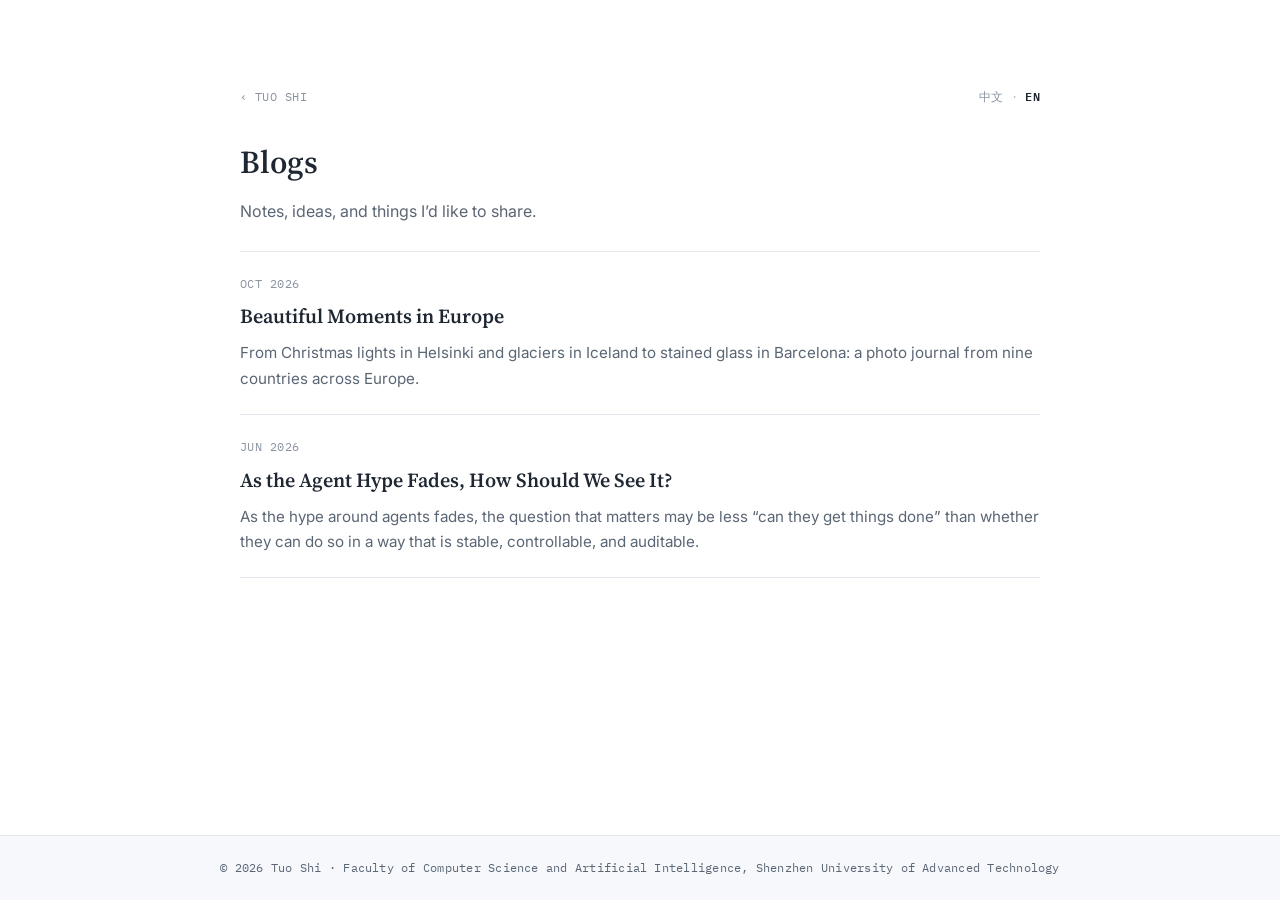
<file: blog-en.html>
<!doctype html>
<html lang="en">
<head>
    <meta charset="utf-8">
    <meta name="viewport" content="width=device-width, initial-scale=1.0">
    <title>Tuo Shi &ndash; Blog</title>
    <link rel="icon" type="image/svg+xml" href="img/favicon.svg">
    <link rel="preconnect" href="https://fonts.googleapis.com">
    <link rel="preconnect" href="https://fonts.gstatic.com" crossorigin>
    <link href="https://fonts.googleapis.com/css2?family=Inter:wght@400;500;600;700&family=Source+Serif+4:opsz,wght@8..60,400;8..60,500;8..60,600;8..60,700&family=IBM+Plex+Mono:wght@400;500;600&display=swap" rel="stylesheet">
    <link rel="stylesheet" href="style.css?v=1">
</head>
<body>

<main class="wrap">
    <div class="blog-index">
        <header class="blog-head">
            <div class="article-top">
                <a class="back-link" href="index.html">&lsaquo;&nbsp;Tuo Shi</a>
                <nav class="lang-switch">
                    <a href="blog.html">中文</a><span class="lang-sep">·</span><span class="lang-current">EN</span>
                </nav>
            </div>
            <h1 class="blog-title">Blogs</h1>
            <p class="blog-lead">Notes, ideas, and things I&rsquo;d like to share.</p>
        </header>

        <!-- Newest first. To add a post: copy posts/_template.html, fill it in,
             and add one <li class="post-item"> below pointing to it. -->
        <ul class="post-list">
            <li class="post-item">
                <span class="post-date">Oct 2026</span>
                <a class="post-title" href="posts/beautiful-moments-in-europe.html">Beautiful Moments in Europe</a>
                <p class="post-summary">From Christmas lights in Helsinki and glaciers in Iceland to stained glass in Barcelona: a photo journal from nine countries across Europe.</p>
            </li>
            <li class="post-item">
                <span class="post-date">Jun 2026</span>
                <a class="post-title" href="posts/agent-after-the-hype-en.html">As the Agent Hype Fades, How Should We See It?</a>
                <p class="post-summary">As the hype around agents fades, the question that matters may be less &ldquo;can they get things done&rdquo; than whether they can do so in a way that is stable, controllable, and auditable.</p>
            </li>
        </ul>
    </div>
</main>

<footer class="footer">
    &copy; <span id="year"></span> Tuo Shi &middot; Faculty of Computer Science and Artificial Intelligence, Shenzhen University of Advanced Technology
</footer>

<script>document.getElementById('year').textContent = new Date().getFullYear();</script>
</body>
</html>
</file>
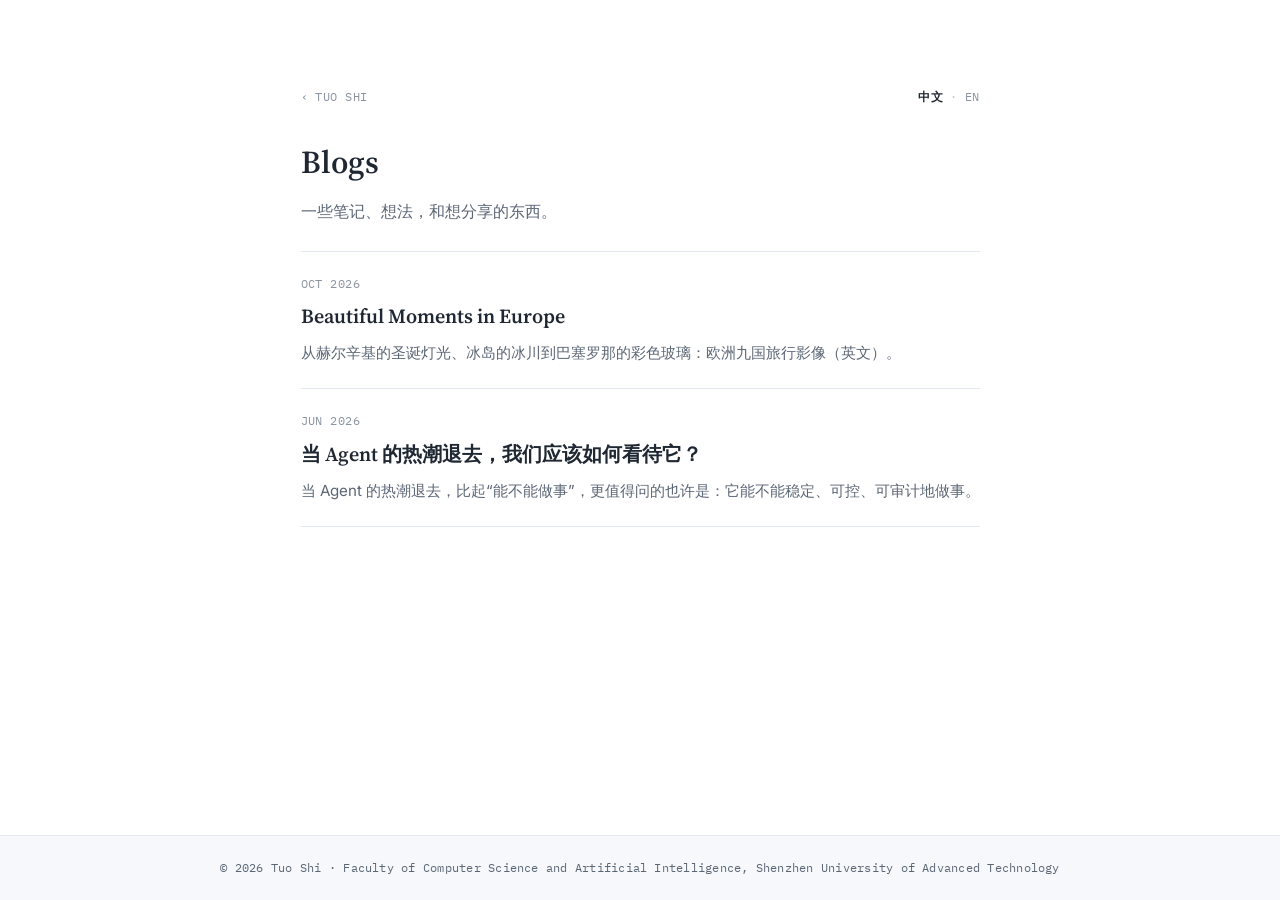
<file: blog.html>
<!doctype html>
<html lang="zh-CN">
<head>
    <meta charset="utf-8">
    <meta name="viewport" content="width=device-width, initial-scale=1.0">
    <title>Tuo Shi &ndash; 博客</title>
    <link rel="icon" type="image/svg+xml" href="img/favicon.svg">
    <link rel="preconnect" href="https://fonts.googleapis.com">
    <link rel="preconnect" href="https://fonts.gstatic.com" crossorigin>
    <link href="https://fonts.googleapis.com/css2?family=Inter:wght@400;500;600;700&family=Source+Serif+4:opsz,wght@8..60,400;8..60,500;8..60,600;8..60,700&family=IBM+Plex+Mono:wght@400;500;600&display=swap" rel="stylesheet">
    <link rel="stylesheet" href="style.css?v=1">
</head>
<body>

<main class="wrap">
    <div class="blog-index">
        <header class="blog-head">
            <div class="article-top">
                <a class="back-link" href="index.html">&lsaquo;&nbsp;Tuo Shi</a>
                <nav class="lang-switch">
                    <span class="lang-current">中文</span><span class="lang-sep">·</span><a href="blog-en.html">EN</a>
                </nav>
            </div>
            <h1 class="blog-title">Blogs</h1>
            <p class="blog-lead">一些笔记、想法，和想分享的东西。</p>
        </header>

        <!-- Newest first. To add a post: copy posts/_template.html, fill it in,
             and add one <li class="post-item"> below pointing to it. -->
        <ul class="post-list">
            <li class="post-item">
                <span class="post-date">Oct 2026</span>
                <a class="post-title" href="posts/beautiful-moments-in-europe.html">Beautiful Moments in Europe</a>
                <p class="post-summary">从赫尔辛基的圣诞灯光、冰岛的冰川到巴塞罗那的彩色玻璃：欧洲九国旅行影像（英文）。</p>
            </li>
            <li class="post-item">
                <span class="post-date">Jun 2026</span>
                <a class="post-title" href="posts/agent-after-the-hype.html">当 Agent 的热潮退去，我们应该如何看待它？</a>
                <p class="post-summary">当 Agent 的热潮退去，比起“能不能做事”，更值得问的也许是：它能不能稳定、可控、可审计地做事。</p>
            </li>
        </ul>
    </div>
</main>

<footer class="footer">
    &copy; <span id="year"></span> Tuo Shi &middot; Faculty of Computer Science and Artificial Intelligence, Shenzhen University of Advanced Technology
</footer>

<script>document.getElementById('year').textContent = new Date().getFullYear();</script>
</body>
</html>
</file>
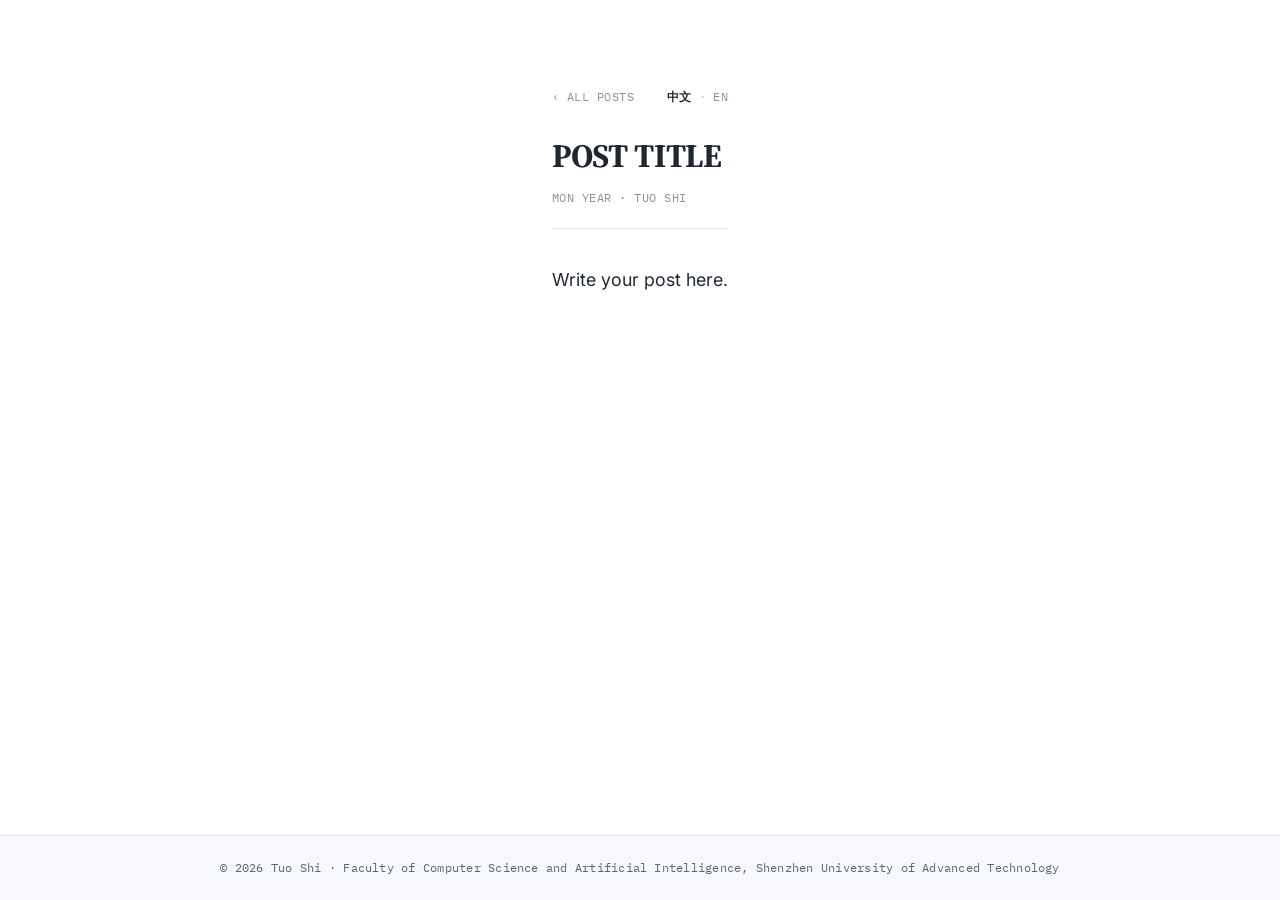
<file: posts/_template.html>
<!doctype html>
<html lang="en">
<head>
    <meta charset="utf-8">
    <meta name="viewport" content="width=device-width, initial-scale=1.0">
    <!-- 1. Change the title -->
    <title>POST TITLE &ndash; Tuo Shi</title>
    <link rel="icon" type="image/svg+xml" href="../img/favicon.svg">
    <link rel="preconnect" href="https://fonts.googleapis.com">
    <link rel="preconnect" href="https://fonts.gstatic.com" crossorigin>
    <link href="https://fonts.googleapis.com/css2?family=Inter:wght@400;500;600;700&family=Source+Serif+4:opsz,wght@8..60,400;8..60,500;8..60,600;8..60,700&family=IBM+Plex+Mono:wght@400;500;600&display=swap" rel="stylesheet">
    <link rel="stylesheet" href="../style.css?v=1">
</head>
<body>

<main class="wrap">
    <article class="article">
        <div class="article-top">
            <a class="back-link" href="../blog.html">&lsaquo;&nbsp;All posts</a>
            <!-- Optional bilingual toggle. Delete this <nav> for a single-language post.
                 On the OTHER language's page, swap which side is .lang-current vs <a>. -->
            <nav class="lang-switch">
                <span class="lang-current">中文</span><span class="lang-sep">·</span><a href="POST-SLUG-en.html">EN</a>
            </nav>
        </div>
        <!-- 2. Heading + date -->
        <h1 class="article-title">POST TITLE</h1>
        <p class="article-meta">MON YEAR &middot; Tuo Shi</p>

        <!-- 3. Body. Use <p>, <h2>, <blockquote>, <code>, <a> as needed. -->
        <div class="article-body">
            <p>Write your post here.</p>
        </div>
    </article>
</main>

<footer class="footer">
    &copy; <span id="year"></span> Tuo Shi &middot; Faculty of Computer Science and Artificial Intelligence, Shenzhen University of Advanced Technology
</footer>

<script>document.getElementById('year').textContent = new Date().getFullYear();</script>
</body>
</html>
</file>
<file: style.css>
/* =========================================================
   Tuo Shi — personal homepage (redesign)
   ========================================================= */

:root {
    --ink:        #1f2733;
    --muted:      #5b6675;
    --muted-2:    #8a93a0;
    --primary:    #2d3e50;   /* dark academic blue   */
    --primary-2:  #303d5f;
    --accent:     #3d92c9;   /* link / highlight blue */
    --accent-soft:#b0cadb;
    --line:       #e3e8ee;
    --bg:         #ffffff;
    --bg-soft:    #f6f8fb;
    --bg-blue:    #eaf0f8;   /* light navy-tinted panel fill */
    --line-blue:  #b6c4d6;   /* navy-tinted hairline       */
    --radius:     8px;
    --r-chip:     4px;
    --shadow:     0 1px 2px rgba(31, 39, 51, 0.05);
    --shadow-sm:  0 1px 2px rgba(31, 39, 51, 0.05);

    /* type system (after RealZST.github.io) */
    --font-sans:  'Inter', -apple-system, BlinkMacSystemFont, 'Segoe UI', 'Helvetica Neue', Arial, sans-serif;
    --font-serif: 'Source Serif 4', Georgia, ui-serif, serif;
    --font-mono:  'IBM Plex Mono', ui-monospace, SFMono-Regular, Menlo, monospace;
    /* Latin in Inter, CJK in a clean sans (黑体) — used on Chinese pages */
    --font-cjk:   'Inter', 'PingFang SC', 'Hiragino Sans GB', 'Microsoft YaHei', 'Noto Sans SC', -apple-system, sans-serif;
}

* {
    box-sizing: border-box;
}

html {
    scroll-behavior: smooth;
    -webkit-text-size-adjust: 100%;
    text-size-adjust: 100%;
}

body {
    margin: 0;
    color: var(--ink);
    background: var(--bg);
    font-size: 16px;
    line-height: 1.7;
    font-family: var(--font-sans);
    font-feature-settings: 'kern', 'liga';
    -webkit-font-smoothing: antialiased;
    -moz-osx-font-smoothing: grayscale;
    /* sticky footer: keep .footer at the bottom even on short pages */
    display: flex;
    flex-direction: column;
    min-height: 100vh;
}
body > main { flex: 1 0 auto; }
body > .footer { flex-shrink: 0; }

a {
    color: var(--accent);
    text-decoration: none;
}
a:hover { text-decoration: underline; }

.wrap {
    max-width: 1080px;
    margin: 0 auto;
    padding: 0 24px;
}

/* ---------- top link bar ---------- */
.topbar {
    background: var(--bg);
    color: var(--ink);
    border-bottom: 1px solid var(--line);
    font-family: var(--font-mono);
    font-size: 0.72rem;
}
.topbar .wrap {
    display: flex;
    align-items: center;
    gap: 24px;
    height: 48px;
    justify-content: flex-end;
}
.topbar .brand {
    margin-right: auto;
    font-family: var(--font-serif);
    font-weight: 700;
    font-size: 1rem;
    letter-spacing: -0.01em;
    color: var(--ink);
}
.topbar a {
    color: var(--muted);
    text-transform: uppercase;
    letter-spacing: 0.1em;
    border: none;
    padding: 0;
    transition: color 0.18s;
}
.topbar a:hover {
    color: var(--accent);
    background: none;
    text-decoration: none;
}

/* ---------- header : photo + identity ---------- */
.hero { padding: 44px 0 0; }

.hero-grid {
    display: grid;
    grid-template-columns: 220px 1fr auto;
    gap: 34px;
    align-items: start;
}

/* right column: external links, stacked */
.hero-links {
    margin-top: 58px;
    display: flex;
    flex-direction: column;
    align-items: flex-start;
    gap: 12px;
    font-family: var(--font-mono);
    font-size: 0.85rem;
    text-transform: uppercase;
    letter-spacing: 0.08em;
}
.hero-links a {
    display: inline-flex;
    align-items: center;
    gap: 9px;
    color: var(--muted);
    white-space: nowrap;
    transition: color 0.18s;
}
.hero-links a:hover { color: var(--accent); text-decoration: none; }
.hero-links .li-ico {
    width: 17px;
    height: 17px;
    flex: 0 0 auto;
}

/* left column: photo */
.hero-photo {
    width: 100%;
    border-radius: var(--radius);
    border: 1px solid var(--line);
    display: block;
    aspect-ratio: 1 / 1;
    object-fit: cover;
}

/* right column: name + identity tags */
.hero-name {
    font-family: var(--font-serif);
    font-size: 2.6rem;
    font-weight: 600;
    line-height: 1.02;
    margin: 0 0 18px;
    letter-spacing: -0.02em;
}
.hero-right .role {
    font-family: var(--font-mono);
    font-size: 0.95rem;
    line-height: 1.5;
    color: var(--primary);
    font-weight: 600;
    margin: 0 0 4px;
}
.hero-right .affil {
    font-family: var(--font-mono);
    font-size: 0.92rem;
    line-height: 1.5;
    color: var(--muted);
    margin: 0 0 11px;
}
.hero-right .contact-line {
    font-family: var(--font-mono);
    font-size: 0.92rem;
    line-height: 1.5;
    color: var(--muted);
    margin: 0 0 3px;
}
.hero-right .contact-line:last-child { margin-bottom: 0; }
.hero-right .m-label { color: var(--muted-2); margin-right: 4px; }

/* about (intro bio) */
.intro p { margin: 0 0 16px; text-align: justify; }
.intro p:last-child { margin-bottom: 0; }
.intro b { color: var(--primary); }
.intro .uni-logo {
    height: 1.3em;
    width: auto;
    vertical-align: -0.32em;
    margin: 0 0.18em;
    border-radius: 2px;
}

.news {
    border: 1px solid var(--primary);
    border-radius: var(--radius);
    background: var(--bg-blue);
    padding: 14px 18px;
}
.news h3 {
    margin: 0 0 6px;
    font-family: var(--font-mono);
    font-size: 0.8rem;
    text-transform: uppercase;
    letter-spacing: 0.12em;
    font-weight: 600;
    color: var(--primary);
    display: flex;
    align-items: center;
    gap: 8px;
}
.news h3::before {
    content: "";
    width: 5px; height: 5px;
    border-radius: 50%;
    background: var(--primary);
}
.news ul { margin: 0; padding-left: 0; list-style: none; }
.news li {
    display: flex;
    gap: 14px;
    padding: 3px 0;
    font-size: 0.95rem;
}
.news .date {
    flex: 0 0 84px;
    font-family: var(--font-mono);
    color: var(--muted);
    font-weight: 500;
    font-size: 0.78rem;
    padding-top: 2px;
}

/* ---------- section divider + heading ---------- */
.divider {
    border: none;
    border-top: 1px solid var(--line);
    margin: 44px 0 0;
}
.section { padding: 26px 0; }
.section-title {
    font-family: var(--font-mono);
    font-size: 1.1rem;
    font-weight: 600;
    text-transform: uppercase;
    letter-spacing: 0.14em;
    color: var(--primary);
    margin: 0 0 22px;
    padding-bottom: 9px;
    border-bottom: 1px solid var(--line);
}

/* ---------- research interests ---------- */
.research-tags {
    display: flex;
    flex-wrap: wrap;
    gap: 8px;
    margin: 0 0 20px;
}
.research-tags .rtag {
    font-family: var(--font-mono);
    font-size: 0.74rem;
    letter-spacing: 0.02em;
    color: var(--primary);
    background: var(--bg-blue);
    border: 1px solid var(--line-blue);
    border-radius: var(--r-chip);
    padding: 4px 11px;
}

.research-grid {
    display: grid;
    grid-template-columns: 1.6fr 1fr;
    gap: 44px;
    align-items: start;
}
.research-text p { margin: 0 0 16px; text-align: justify; }
.research-text b { color: var(--primary); }

.dir-lead { margin: 4px 0 12px; }
.dir-list { list-style: none; margin: 0; padding: 0; }
.dir-list li {
    position: relative;
    padding: 0 0 13px 20px;
}
.dir-list li:last-child { padding-bottom: 0; }
.dir-list li::before {
    content: "";
    position: absolute;
    left: 2px; top: 8px;
    width: 6px; height: 6px;
    border-radius: 50%;
    background: var(--primary);
}
.dir-title { display: block; font-weight: 600; color: var(--primary); }
.dir-sub { display: block; margin-top: 2px; font-size: 0.9rem; color: var(--muted); }

/* ----- scale-up stack (small → large) ----- */
.scale-stack {
    display: grid;
    grid-template-columns: auto 1fr;
    gap: 12px 14px;
    align-items: stretch;
}
.scale-axis {
    grid-column: 1;
    grid-row: 1;
    display: flex;
    align-items: center;
    gap: 6px;
    flex: 0 0 auto;
}
.axis-label {
    writing-mode: vertical-rl;
    transform: rotate(180deg);
    font-family: var(--font-mono);
    font-weight: 600;
    font-size: 0.72rem;
    text-transform: uppercase;
    color: var(--primary);
    letter-spacing: 0.12em;
    white-space: nowrap;
}
.axis-line {
    position: relative;
    width: 12px;
    align-self: stretch;
}
.axis-line::before {           /* shaft */
    content: "";
    position: absolute;
    left: 50%;
    top: 7px;
    bottom: 0;
    width: 2px;
    background: var(--primary);
    transform: translateX(-50%);
}
.axis-line::after {            /* sharp chevron arrowhead */
    content: "";
    position: absolute;
    left: 50%;
    top: 1px;
    width: 8px;
    height: 8px;
    border-top: 2px solid var(--primary);
    border-right: 2px solid var(--primary);
    transform: translateX(-50%) rotate(-45deg);
}

/* shared-border stacked layers (after RealZST research diagram) */
.scale-blocks {
    grid-column: 2;
    grid-row: 1;
    display: flex;
    flex-direction: column;
    border: 1px solid var(--primary);
    border-radius: 0;
    overflow: hidden;
    background: #fff;
}
.scale-block {
    text-align: left;
    font: inherit;
    background: #fff;
    border: none;
    border-bottom: 1px solid var(--line-blue);
    border-radius: 0;
    padding: 13px 16px;
    cursor: pointer;
    transition: background 0.16s ease;
}
.scale-block:last-child { border-bottom: none; }
.scale-block .sb-title {
    font-family: var(--font-serif);
    font-weight: 600;
    font-size: 1.05rem;
    color: var(--primary);
}
.scale-block .sb-ex {
    margin-top: 3px;
    font-family: var(--font-mono);
    font-size: 0.74rem;
    letter-spacing: 0.01em;
    color: var(--muted);
}
.scale-block:hover,
.scale-block:focus-visible {
    background: rgba(45, 62, 80, 0.07);
    outline: none;
}

/* ----- detail panel (same width as the blocks; revealed on hover) ----- */
.scale-detail {
    grid-column: 2;
    grid-row: 2;
    margin-top: 6px;
    min-height: 92px;
    display: flex;
    align-items: center;
    border: 1px solid var(--primary);
    border-radius: 0;
    background: var(--bg-blue);
    padding: 12px 16px;
    font-size: 0.92rem;
    line-height: 1.5;
}
.scale-pane { display: none; margin: 0; }
.scale-pane.active { display: block; animation: fade 0.25s ease; }
.scale-pane b { color: var(--primary); }
.scale-pane .hint { color: var(--muted); font-style: italic; }
.scale-pane .goal {
    display: block;
    margin-top: 8px;
    color: var(--primary);
}
.scale-pane .goal .glabel {
    font-family: var(--font-mono);
    font-size: 0.74rem;
    text-transform: uppercase;
    letter-spacing: 0.1em;
    font-weight: 600;
    color: var(--primary);
}
.scale-pane .goal u { text-decoration: none; }

/* ---------- section rail : table of contents ----------
   wide screens  -> dot + name per section in the right margin; the current
                    section's dot becomes a short pill track and a dark knob
                    slides down it as the reader moves through that section
   narrow screens-> horizontal sticky bar at the top, names always visible  */
.rail {
    position: fixed;
    z-index: 50;
    display: flex;
}
.rail-item { display: flex; text-decoration: none; }
.rail-item:hover { text-decoration: none; }
.rail-label { white-space: nowrap; }

/* ---- narrow: sticky top bar ---- */
@media (max-width: 1379px) {
    body { padding-top: 43px; }
    .rail {
        top: 0;
        left: 0;
        right: 0;
        flex-direction: row;
        padding: 0 14px;
        background: rgba(255, 255, 255, 0.93);
        -webkit-backdrop-filter: saturate(180%) blur(8px);
        backdrop-filter: saturate(180%) blur(8px);
        border-bottom: 1px solid var(--line);
        overflow-x: auto;
        overscroll-behavior-x: contain;
        scrollbar-width: none;
    }
    .rail::-webkit-scrollbar { display: none; }
    .rail-track { display: none; }
    .rail-label {
        font-family: var(--font-mono);
        font-size: 0.66rem;
        font-weight: 500;
        text-transform: uppercase;
        letter-spacing: 0.1em;
        padding: 12px 10px;
        color: var(--muted);
        border-bottom: 2px solid transparent;
        transition: color 0.18s ease, border-color 0.18s ease;
    }
    .rail-item.active .rail-label {
        color: var(--primary);
        border-bottom-color: var(--primary);
    }
    /* keep an anchored heading clear of the bar */
    .section { scroll-margin-top: 52px; }
}

/* ---- wide: dot + name list in the right margin ---- */
@media (min-width: 1380px) {
    .rail {
        right: 24px;
        top: 50%;
        transform: translateY(-50%);
        flex-direction: column;
        align-items: flex-start;
        gap: 2px;
    }
    .rail-item {
        --p: 0;
        align-items: center;
        gap: 14px;
        /* fixed row height: the pill grows inside the row, so the list
           never shifts when the active section changes */
        height: 32px;
        padding: 0 6px 0 0;
    }
    .rail-track {
        position: relative;
        flex: none;
        width: 8px;
        height: 8px;
        border-radius: 4px;
        background: var(--line);
        overflow: hidden;
        transition: height 0.22s ease, background-color 0.22s ease;
    }
    .rail-knob {
        position: absolute;
        top: 0;
        left: 0;
        width: 8px;
        height: 8px;
        border-radius: 50%;
        background: var(--primary);
        opacity: 0;
        will-change: transform;
        /* track is 32px tall, knob 8px: 24px of travel */
        transform: translateY(calc(var(--p) * 24px));
        transition: opacity 0.18s ease;
    }
    .rail-label {
        font-family: var(--font-sans);
        font-size: 0.8rem;
        font-weight: 400;
        letter-spacing: -0.005em;
        color: #9aa3af;            /* a step lighter than --muted-2: the list should recede */
        transition: color 0.18s ease;
    }
    .rail-item:hover .rail-label,
    .rail-item:focus-visible .rail-label { color: var(--accent); }
    .rail-item:hover .rail-track,
    .rail-item:focus-visible .rail-track { background: var(--accent-soft); }
    .rail-item.active .rail-track {
        height: 32px;
        background: rgba(182, 196, 214, 0.6);    /* --line-blue, softened: track reads darker than idle dots */
    }
    .rail-item.active .rail-knob { opacity: 1; }
    .rail-item.active .rail-label { color: var(--primary); font-weight: 500; }
}

@media (prefers-reduced-motion: reduce) {
    .rail-track, .rail-knob, .rail-label { transition: none; }
}

/* ---------- flat modules (publications / projects / teaching / services) ---------- */
.module h3 {
    font-family: var(--font-mono);
    font-weight: 600;
    font-size: 0.95rem;
    text-transform: uppercase;
    letter-spacing: 0.12em;
    color: var(--primary);
    margin: 26px 0 13px;
    padding-bottom: 7px;
    border-bottom: 1px solid var(--line);
}
.module > h3:first-of-type { margin-top: 0; }

/* publication / generic lists */
.pub-list, .plain-list {
    list-style: none;
    margin: 0;
    padding: 0;
}
.pub-list li {
    padding: 14px 0;
    border-bottom: 1px solid var(--line);
    line-height: 1.55;
}
.pub-list li:last-child { border-bottom: none; }
.pub-list li > a {
    font-family: var(--font-serif);
    font-weight: 600;
    color: var(--ink);
}
.pub-list li > a:hover { color: var(--accent); }
.pub-list .venue {
    font-family: var(--font-serif);
    font-style: italic;
    color: var(--muted);
    font-size: 0.9rem;
}
.pub-list .venue .ccf { color: var(--accent); font-style: italic; }
.pub-list .authors {
    font-family: var(--font-mono);
    color: var(--muted);
    font-size: 0.78rem;
    letter-spacing: 0.01em;
}
.pub-list b { color: var(--ink); }

.plain-list li {
    position: relative;
    padding: 8px 0 8px 22px;
    border-bottom: 1px dashed var(--line);
}
.plain-list li:last-child { border-bottom: none; }
.plain-list li::before {
    content: "";
    position: absolute;
    left: 2px; top: 18px;
    width: 5px; height: 5px;
    border-radius: 50%;
    background: var(--primary);
}
.plain-list i { color: var(--muted); }

.conference-tag {
    display: inline-block;
    min-width: 86px;
    padding: 2px 8px;
    margin-right: 10px;
    background: var(--primary);
    color: #fff;
    border: 1px solid var(--primary);
    font-family: var(--font-mono);
    font-size: 0.68rem;
    font-weight: 500;
    letter-spacing: 0.02em;
    text-align: center;
    border-radius: var(--r-chip);
    vertical-align: middle;
}

.muted-link {
    font-family: var(--font-mono);
    font-size: 0.72rem;
    font-weight: 400;
    text-transform: none;
    letter-spacing: 0;
}

/* ---------- footer ---------- */
.footer {
    background: var(--bg-soft);
    border-top: 1px solid var(--line);
    color: var(--muted);
    font-family: var(--font-mono);
    font-size: 0.74rem;
    letter-spacing: 0.02em;
    text-align: center;
    padding: 22px 0;
    margin-top: 30px;
}
/* homepage footer: text + small visitor map (VisitorDots) on one row */
.footer-row {
    display: flex;
    align-items: center;
    justify-content: center;
    flex-wrap: wrap;
    gap: 6px 22px;
    padding: 0 16px;
}
.footer-text {
    display: flex;
    flex-direction: column;
    align-items: center;
    gap: 8px;
}
.footer-links {
    display: flex;
    flex-wrap: wrap;
    justify-content: center;
    gap: 4px 0;
}
.footer-links > * + *::before,
.footer-profiles > * + *::before {
    content: "\00b7";
    margin: 0 9px;
    color: var(--line-blue);
}
.footer-links a { color: var(--muted); }
.footer-links a:hover { color: var(--accent); text-decoration: none; }
.footer-profiles { display: inline-flex; white-space: nowrap; }
/* phones: email and profile links on separate lines, so no line starts with a separator */
@media (max-width: 600px) {
    .footer-links { flex-direction: column; align-items: center; }
    .footer-links > * + *::before { content: none; }
    .footer-profiles > * + *::before { margin: 0 6px; }
}
.visitor-map { flex: none; width: 180px; line-height: 0; }
.visitor-map img { display: inline-block; vertical-align: top; width: 100%; height: auto; border-radius: var(--r-chip); }

/* ---------- blog (index + article pages) ---------- */
.blog-index { max-width: 800px; }   /* match .article width */
.blog-head { padding: 44px 0 4px; }
.back-link {
    display: inline-block;
    font-family: var(--font-mono);
    font-size: 0.74rem;
    letter-spacing: 0.04em;
    text-transform: uppercase;
    color: var(--muted-2);
    margin-bottom: 26px;
}
.back-link:hover { color: var(--accent); text-decoration: none; }
.blog-title {
    font-family: var(--font-serif);
    font-size: 2rem;
    font-weight: 600;
    color: var(--ink);
    margin: 0 0 8px;
}
.blog-lead {
    color: var(--muted);
    margin: 0;
    max-width: 60ch;
}

.post-list {
    list-style: none;
    margin: 22px 0 0;
    padding: 0;
    border-top: 1px solid var(--line);
}
.post-item {
    padding: 22px 0;
    border-bottom: 1px solid var(--line);
}
.post-date {
    display: block;
    font-family: var(--font-mono);
    font-size: 0.72rem;
    letter-spacing: 0.04em;
    text-transform: uppercase;
    color: var(--muted-2);
    margin-bottom: 6px;
}
.post-title {
    font-family: var(--font-serif);
    font-size: 1.25rem;
    font-weight: 600;
    color: var(--ink);
}
.post-title:hover { color: var(--accent); text-decoration: none; }
.post-summary {
    color: var(--muted);
    margin: 7px 0 0;
    font-size: 0.95rem;
}
.post-draft { color: var(--muted-2); font-style: italic; }

/* article / index header row: back-link + language toggle */
.article-top {
    display: flex;
    justify-content: space-between;
    align-items: baseline;
    gap: 16px;
    margin-bottom: 28px;
}
.article-top .back-link { margin-bottom: 0; }
.lang-switch {
    font-family: var(--font-mono);
    font-size: 0.72rem;
    letter-spacing: 0.04em;
    white-space: nowrap;
}
.lang-switch a { color: var(--muted-2); }
.lang-switch a:hover { color: var(--accent); text-decoration: none; }
.lang-switch .lang-current { color: var(--ink); font-weight: 600; }
.lang-sep { color: var(--line-blue); margin: 0 7px; }

.article { max-width: 800px; padding: 44px 0 0; }
.article-title {
    font-family: var(--font-serif);
    font-size: 2.05rem;
    font-weight: 700;
    line-height: 1.25;
    letter-spacing: -0.01em;
    color: var(--ink);
    margin: 0 0 12px;
    text-wrap: balance;
}
.article-meta {
    font-family: var(--font-mono);
    font-size: 0.74rem;
    letter-spacing: 0.04em;
    text-transform: uppercase;
    color: var(--muted-2);
    margin: 0 0 34px;
    padding-bottom: 20px;
    border-bottom: 1px solid var(--line);
}
.article-body {
    color: var(--ink);
    font-size: 1.05rem;
    line-height: 1.85;
}
.article-body > p:first-child { font-size: 1.12rem; }
.article-body p { margin: 0 0 22px; text-wrap: pretty; }
.article-body h2 {
    font-family: var(--font-serif);
    font-size: 1.35rem;
    font-weight: 600;
    line-height: 1.35;
    color: var(--primary);
    margin: 46px 0 16px;
    text-wrap: balance;
}
.article-body a { color: var(--accent); }
.article-body a:hover { text-decoration: underline; }
.article-body b { font-weight: 600; }              /* 纯加粗，不改颜色 */
.article-body .hl { color: #234e9c; }               /* 深蓝（换色强调）*/
.article-body blockquote {
    margin: 24px 0;
    padding: 4px 0 4px 20px;
    border-left: 3px solid var(--line-blue);
    color: var(--muted);
    font-style: italic;
}
.article-body code {
    font-family: var(--font-mono);
    font-size: 0.85em;
    background: var(--bg-blue);
    padding: 1px 5px;
    border-radius: var(--r-chip);
}
.article-body .hk-logo {
    height: 1.55em;
    width: auto;
    vertical-align: -0.44em;
    margin: 0 0.15em;
}

/* ---------- photo posts (travel) ---------- */
.trip-toc {
    display: flex;
    flex-wrap: wrap;
    row-gap: 4px;
    font-family: var(--font-mono);
    font-size: 0.74rem;
    letter-spacing: 0.04em;
    text-transform: uppercase;
    margin: 0 0 8px;
}
.trip-toc a { color: var(--muted-2); }
.article-body .trip-toc a:hover { color: var(--accent); text-decoration: none; }
.trip-country {
    margin-top: 40px;
    padding-top: 30px;
    border-top: 1px solid var(--line);
    scroll-margin-top: 24px;
}
.article-body .trip-kicker {
    font-family: var(--font-mono);
    font-size: 0.7rem;
    letter-spacing: 0.08em;
    text-transform: uppercase;
    color: var(--muted-2);
    margin: 0 0 2px;
}
.article-body .trip-country h2 {
    font-size: 1.75rem;
    margin: 0 0 18px;
}
.trip-city {
    font-family: var(--font-serif);
    font-size: 1.2rem;
    font-weight: 600;
    color: var(--ink);
    margin: 0 0 12px;
}
.photo-grid {
    display: grid;
    gap: 14px;
    margin: 6px 0 34px;
}
.photo-grid.cols-1 { grid-template-columns: 1fr; }
.photo-grid.cols-2 { grid-template-columns: repeat(2, 1fr); }
.photo-grid.cols-3 { grid-template-columns: repeat(3, 1fr); }
.photo-grid + .photo-grid { margin-top: -20px; }
.photo { margin: 0; }
.photo-grid.landscape .photo img { aspect-ratio: 16 / 9; }
.photo-grid.r34 .photo img { aspect-ratio: 3 / 4; }
.photo-grid.r43 .photo img { aspect-ratio: 4 / 3; }
/* one tall photo beside two stacked wide ones; .flip puts the tall one on the right */
.photo-mosaic {
    display: grid;
    grid-template-columns: 2fr 3fr;
    gap: 14px;
    margin: 6px 0 34px;
}
.photo-mosaic + .photo-mosaic { margin-top: -20px; }
.photo-mosaic.flip { grid-template-columns: 3fr 2fr; }
.photo-mosaic .tall {
    grid-column: 1;
    grid-row: 1 / span 2;
    display: grid;
    grid-template-rows: minmax(0, 1fr) auto;
}
.photo-mosaic.flip .tall { grid-column: 2; }
.photo-mosaic .tall img { aspect-ratio: auto; height: 100%; contain: size; }
.photo-mosaic .wide img { aspect-ratio: 16 / 9; }
/* a city with a single photo: text beside a narrow portrait */
.city-row {
    display: grid;
    grid-template-columns: 1fr 230px;
    gap: 28px;
    align-items: start;
    margin: 0 0 34px;
}
.city-text p { margin-bottom: 0; }
.photo img {
    display: block;
    width: 100%;
    aspect-ratio: 3 / 5;
    object-fit: cover;
    border-radius: var(--radius);
    background: var(--bg-soft);
    cursor: zoom-in;
    transition: transform 0.25s ease, box-shadow 0.25s ease;
}
.photo img:hover {
    transform: translateY(-2px);
    box-shadow: 0 8px 22px rgba(31, 39, 51, 0.14);
}
.photo figcaption {
    font-family: var(--font-mono);
    font-size: 0.7rem;
    letter-spacing: 0.03em;
    line-height: 1.5;
    color: var(--muted-2);
    margin-top: 8px;
}
@media (max-width: 600px) {
    .photo-grid { gap: 8px; }
    .photo-grid + .photo-grid,
    .photo-mosaic + .photo-mosaic { margin-top: -26px; }
    .photo-mosaic { gap: 8px; }
    .city-row { grid-template-columns: 1fr 120px; gap: 16px; }
    .photo figcaption { font-size: 0.64rem; }
}

/* full-screen photo viewer */
.lightbox {
    width: 100vw;
    height: 100vh;
    max-width: none;
    max-height: none;
    margin: 0;
    padding: 0;
    border: none;
    background: transparent;
}
.lightbox[open] {
    display: flex;
    align-items: center;
    justify-content: center;
}
.lightbox::backdrop { background: rgba(15, 20, 28, 0.92); }
.lb-figure { margin: 0; text-align: center; pointer-events: none; }
.lb-img {
    max-width: min(92vw, 900px);
    max-height: 86vh;
    border-radius: var(--r-chip);
    pointer-events: auto;
}
.lb-caption {
    font-family: var(--font-mono);
    font-size: 0.74rem;
    letter-spacing: 0.04em;
    color: #c9d1db;
    margin-top: 12px;
}
.lb-btn {
    position: fixed;
    background: none;
    border: none;
    color: #e6ebf1;
    font-size: 2.4rem;
    line-height: 1;
    padding: 12px 16px;
    cursor: pointer;
    opacity: 0.75;
}
.lb-btn:hover { opacity: 1; }
.lb-close { top: 10px; right: 12px; }
.lb-prev { left: 8px; top: 50%; transform: translateY(-50%); }
.lb-next { right: 8px; top: 50%; transform: translateY(-50%); }
@media (prefers-reduced-motion: reduce) {
    .photo img { transition: none; }
    .photo img:hover { transform: none; }
}

/* Chinese pages: title + headings + body in a clean sans (黑体) */
html[lang="zh-CN"] .article-title,
html[lang="zh-CN"] .article-body h2 {
    font-family: var(--font-cjk);
    letter-spacing: 0;
}
html[lang="zh-CN"] .article-title { font-weight: 600; }
html[lang="zh-CN"] .article-body { font-family: var(--font-cjk); }

/* ---------- responsive ---------- */
@media (max-width: 820px) {
    .hero-grid { grid-template-columns: 1fr; gap: 24px; }
    .hero-photo { max-width: 220px; }
    .hero-links { margin-top: 0; flex-direction: row; flex-wrap: wrap; align-items: flex-start; gap: 18px; }
    .research-grid { grid-template-columns: 1fr; gap: 28px; }
    .hero-name { font-size: 2rem; }
}
@media (max-width: 600px) {
    .hero-name { font-size: 1.9rem; }
}
@media (max-width: 520px) {
    .topbar .wrap { justify-content: center; flex-wrap: wrap; height: auto; padding: 10px 24px; }
    .topbar .label { margin-right: 0; width: 100%; text-align: center; }
}
</file>
